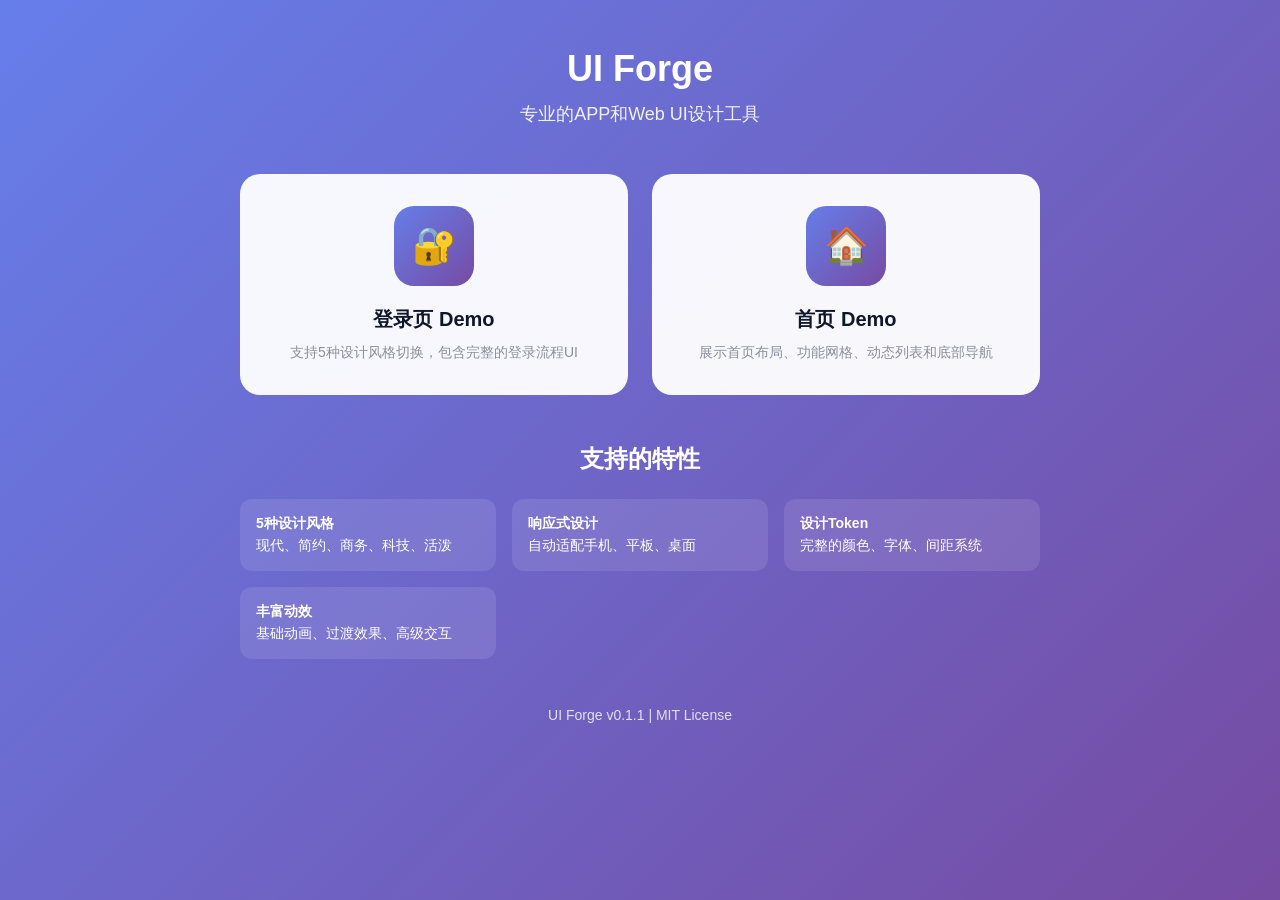
<file: demo/index.html>
<!DOCTYPE html>
<html lang="zh-CN">
<head>
    <meta charset="UTF-8">
    <meta name="viewport" content="width=device-width, initial-scale=1.0">
    <title>UI Forge - Demo</title>
    <style>
        :root {
            --primary-color: #667eea;
            --secondary-color: #764ba2;
            --neutral-100: #f1f5f9;
            --neutral-900: #0f172a;
            --font-family: -apple-system, BlinkMacSystemFont, 'SF Pro Display', 'Helvetica Neue', sans-serif;
        }

        * {
            margin: 0;
            padding: 0;
            box-sizing: border-box;
        }

        body {
            font-family: var(--font-family);
            min-height: 100vh;
            background: linear-gradient(135deg, var(--primary-color) 0%, var(--secondary-color) 100%);
            display: flex;
            flex-direction: column;
            align-items: center;
            padding: 48px 24px;
        }

        .header {
            text-align: center;
            color: white;
            margin-bottom: 48px;
        }

        .header h1 {
            font-size: 36px;
            font-weight: 700;
            margin-bottom: 12px;
        }

        .header p {
            font-size: 18px;
            opacity: 0.9;
        }

        .demo-grid {
            display: grid;
            grid-template-columns: repeat(auto-fit, minmax(300px, 1fr));
            gap: 24px;
            max-width: 800px;
            width: 100%;
        }

        .demo-card {
            background: rgba(255, 255, 255, 0.95);
            backdrop-filter: blur(20px);
            border-radius: 20px;
            padding: 32px;
            text-align: center;
            transition: all 0.3s ease;
            text-decoration: none;
            color: inherit;
        }

        .demo-card:hover {
            transform: translateY(-4px);
            box-shadow: 0 12px 40px rgba(0, 0, 0, 0.15);
        }

        .demo-icon {
            width: 80px;
            height: 80px;
            margin: 0 auto 20px;
            background: linear-gradient(135deg, var(--primary-color) 0%, var(--secondary-color) 100%);
            border-radius: 20px;
            display: flex;
            align-items: center;
            justify-content: center;
            font-size: 36px;
        }

        .demo-title {
            font-size: 20px;
            font-weight: 600;
            color: var(--neutral-900);
            margin-bottom: 8px;
        }

        .demo-desc {
            font-size: 14px;
            color: #8e8ea0;
            line-height: 1.6;
        }

        .features {
            margin-top: 48px;
            max-width: 800px;
            width: 100%;
        }

        .features h2 {
            color: white;
            font-size: 24px;
            text-align: center;
            margin-bottom: 24px;
        }

        .feature-list {
            display: grid;
            grid-template-columns: repeat(auto-fit, minmax(200px, 1fr));
            gap: 16px;
        }

        .feature-item {
            background: rgba(255, 255, 255, 0.1);
            border-radius: 12px;
            padding: 16px;
            color: white;
            font-size: 14px;
        }

        .feature-item strong {
            display: block;
            margin-bottom: 4px;
        }

        .footer {
            margin-top: 48px;
            color: white;
            opacity: 0.8;
            font-size: 14px;
        }

        @media (max-width: 767px) {
            .header h1 {
                font-size: 28px;
            }

            .header p {
                font-size: 16px;
            }

            .demo-grid {
                grid-template-columns: 1fr;
            }
        }
    </style>
</head>
<body>
    <div class="header">
        <h1>UI Forge</h1>
        <p>专业的APP和Web UI设计工具</p>
    </div>

    <div class="demo-grid">
        <a href="login-demo.html" class="demo-card">
            <div class="demo-icon">🔐</div>
            <h3 class="demo-title">登录页 Demo</h3>
            <p class="demo-desc">支持5种设计风格切换，包含完整的登录流程UI</p>
        </a>

        <a href="home-demo.html" class="demo-card">
            <div class="demo-icon">🏠</div>
            <h3 class="demo-title">首页 Demo</h3>
            <p class="demo-desc">展示首页布局、功能网格、动态列表和底部导航</p>
        </a>
    </div>

    <div class="features">
        <h2>支持的特性</h2>
        <div class="feature-list">
            <div class="feature-item">
                <strong>5种设计风格</strong>
                现代、简约、商务、科技、活泼
            </div>
            <div class="feature-item">
                <strong>响应式设计</strong>
                自动适配手机、平板、桌面
            </div>
            <div class="feature-item">
                <strong>设计Token</strong>
                完整的颜色、字体、间距系统
            </div>
            <div class="feature-item">
                <strong>丰富动效</strong>
                基础动画、过渡效果、高级交互
            </div>
        </div>
    </div>

    <div class="footer">
        <p>UI Forge v0.1.1 | MIT License</p>
    </div>
</body>
</html>
</file>
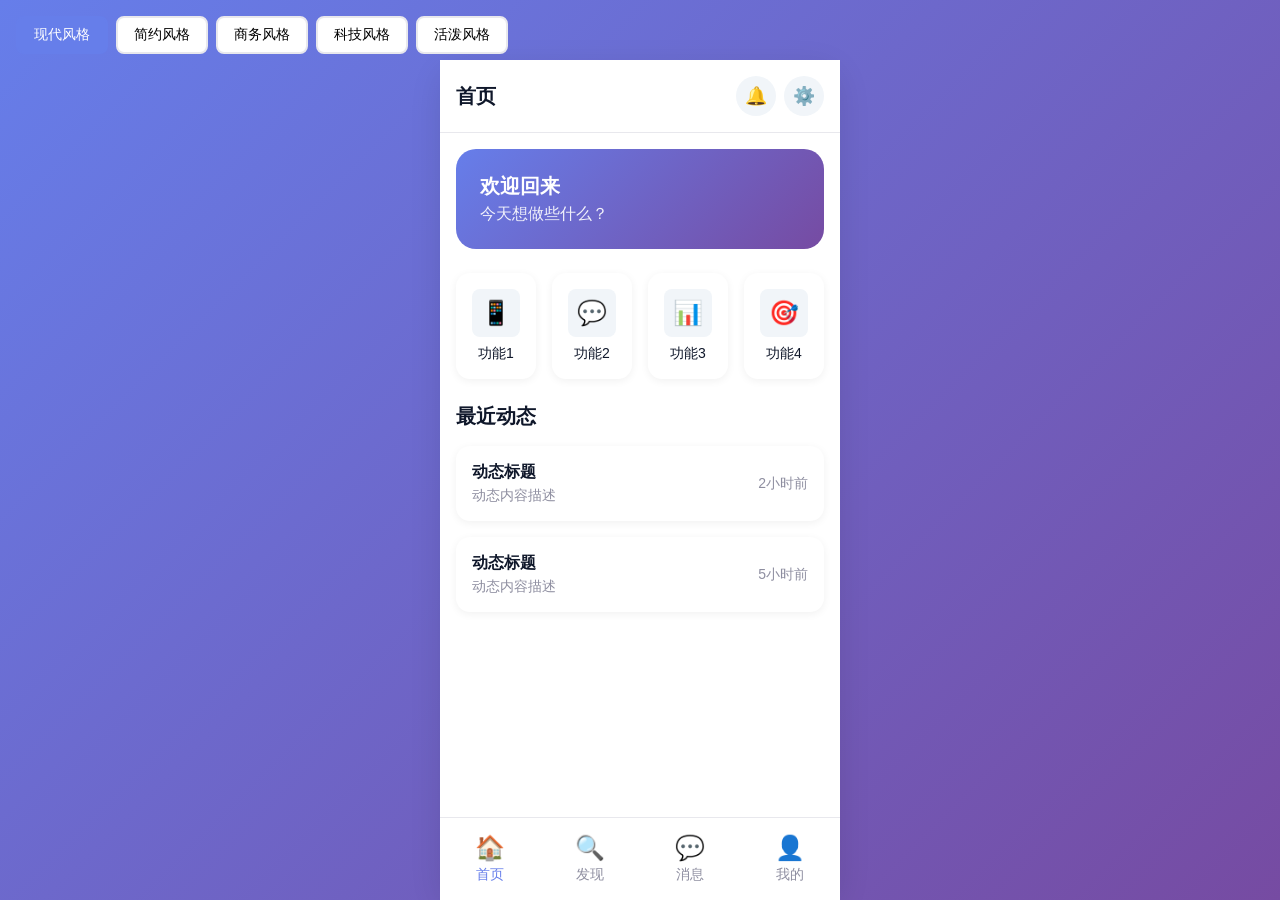
<file: demo/home-demo.html>
<!DOCTYPE html>
<html lang="zh-CN">
<head>
    <meta charset="UTF-8">
    <meta name="viewport" content="width=device-width, initial-scale=1.0">
    <title>首页 Demo - UI Forge</title>
    <style>
        /* 设计Token */
        :root {
            --primary-color: #667eea;
            --secondary-color: #764ba2;
            --neutral-50: #f8fafc;
            --neutral-100: #f1f5f9;
            --neutral-200: #e2e8f0;
            --neutral-900: #0f172a;
            --success-color: #22c55e;
            --warning-color: #f59e0b;
            --error-color: #ef4444;
            --font-family: -apple-system, BlinkMacSystemFont, 'SF Pro Display', 'Helvetica Neue', sans-serif;
            --font-size-h1: 24px;
            --font-size-h2: 20px;
            --font-size-body: 16px;
            --font-size-caption: 14px;
            --spacing-xs: 4px;
            --spacing-sm: 8px;
            --spacing-md: 16px;
            --spacing-lg: 24px;
            --spacing-xl: 32px;
            --spacing-xxl: 48px;
            --radius-sm: 8px;
            --radius-md: 14px;
            --radius-lg: 20px;
            --radius-xl: 24px;
            --shadow-sm: 0 2px 8px rgba(0, 0, 0, 0.06);
            --shadow-md: 0 4px 16px rgba(0, 0, 0, 0.08);
            --shadow-lg: 0 8px 32px rgba(0, 0, 0, 0.1);
        }

        * {
            margin: 0;
            padding: 0;
            box-sizing: border-box;
        }

        body {
            font-family: var(--font-family);
            min-height: 100vh;
            display: flex;
            flex-direction: column;
            background: var(--neutral-100);
        }

        /* 风格切换按钮 */
        .style-switcher {
            position: fixed;
            top: var(--spacing-md);
            left: var(--spacing-md);
            display: flex;
            gap: var(--spacing-sm);
            z-index: 100;
            flex-wrap: wrap;
        }

        .style-btn {
            padding: var(--spacing-sm) var(--spacing-md);
            border: 2px solid #e8e8ed;
            border-radius: var(--radius-sm);
            background: white;
            cursor: pointer;
            font-size: var(--font-size-caption);
            transition: all 0.2s ease;
        }

        .style-btn:hover {
            border-color: var(--primary-color);
        }

        .style-btn.active {
            background: var(--primary-color);
            color: white;
            border-color: var(--primary-color);
        }

        /* 主容器 */
        .home-container {
            flex: 1;
            max-width: 480px;
            margin: 0 auto;
            background: white;
            box-shadow: var(--shadow-lg);
            display: flex;
            flex-direction: column;
            animation: fadeIn 0.5s ease-out;
        }

        /* 现代风格 */
        body.style-modern {
            background: linear-gradient(135deg, var(--primary-color) 0%, var(--secondary-color) 100%);
        }

        body.style-modern .home-container {
            border-radius: var(--radius-xl);
            margin-top: 60px;
        }

        /* 简约风格 */
        body.style-minimalist {
            background: white;
        }

        body.style-minimalist .home-container {
            box-shadow: none;
            border: 1px solid #e8e8ed;
            border-radius: var(--radius-xl);
            margin-top: 60px;
        }

        /* 商务风格 */
        body.style-business {
            background: #f0f4f8;
        }

        body.style-business .home-container {
            border-radius: var(--radius-sm);
            margin-top: 60px;
        }

        /* 科技风格 */
        body.style-tech {
            background: #0a0a0f;
        }

        body.style-tech .home-container {
            background: #1a1a2e;
            border: 1px solid #2a2a3e;
            border-radius: var(--radius-xl);
            margin-top: 60px;
        }

        body.style-tech .header {
            background: #1a1a2e;
            border-bottom: 1px solid #2a2a3e;
        }

        body.style-tech .feature-item {
            background: #0d0d15;
            border: 1px solid #2a2a3e;
        }

        body.style-tech .card {
            background: #0d0d15;
            border: 1px solid #2a2a3e;
        }

        body.style-tech .tab-bar {
            background: #1a1a2e;
            border-top: 1px solid #2a2a3e;
        }

        /* 活泼风格 */
        body.style-playful {
            background: linear-gradient(135deg, #ff9a9e 0%, #fecfef 100%);
        }

        body.style-playful .home-container {
            border-radius: 32px;
            margin-top: 60px;
        }

        /* 头部 */
        .header {
            display: flex;
            justify-content: space-between;
            align-items: center;
            padding: var(--spacing-md);
            background: white;
            border-bottom: 1px solid #e8e8ed;
        }

        .header h1 {
            font-size: var(--font-size-h2);
            font-weight: 600;
            color: var(--neutral-900);
        }

        .header-actions {
            display: flex;
            gap: var(--spacing-sm);
        }

        .icon-btn {
            width: 40px;
            height: 40px;
            border: none;
            background: var(--neutral-100);
            border-radius: 50%;
            cursor: pointer;
            font-size: 18px;
            transition: all 0.2s ease;
        }

        .icon-btn:hover {
            background: var(--neutral-200);
        }

        /* 内容区域 */
        .content {
            flex: 1;
            padding: var(--spacing-md);
            overflow-y: auto;
        }

        .welcome-card {
            background: linear-gradient(135deg, var(--primary-color) 0%, var(--secondary-color) 100%);
            border-radius: var(--radius-lg);
            padding: var(--spacing-lg);
            color: white;
            margin-bottom: var(--spacing-lg);
        }

        .welcome-card h2 {
            font-size: var(--font-size-h2);
            margin-bottom: var(--spacing-xs);
        }

        .welcome-card p {
            font-size: var(--font-size-body);
            opacity: 0.9;
        }

        .feature-grid {
            display: grid;
            grid-template-columns: repeat(4, 1fr);
            gap: var(--spacing-md);
            margin-bottom: var(--spacing-lg);
        }

        .feature-item {
            display: flex;
            flex-direction: column;
            align-items: center;
            gap: var(--spacing-sm);
            padding: var(--spacing-md);
            background: white;
            border-radius: var(--radius-md);
            box-shadow: var(--shadow-sm);
            cursor: pointer;
            transition: all 0.2s ease;
        }

        .feature-item:hover {
            transform: translateY(-2px);
            box-shadow: var(--shadow-md);
        }

        .feature-icon {
            width: 48px;
            height: 48px;
            display: flex;
            align-items: center;
            justify-content: center;
            background: var(--neutral-100);
            border-radius: var(--radius-sm);
            font-size: 24px;
        }

        .feature-name {
            font-size: var(--font-size-caption);
            color: var(--neutral-900);
            font-weight: 500;
        }

        .section {
            margin-bottom: var(--spacing-lg);
        }

        .section-title {
            font-size: var(--font-size-h2);
            font-weight: 600;
            color: var(--neutral-900);
            margin-bottom: var(--spacing-md);
        }

        .card-list {
            display: flex;
            flex-direction: column;
            gap: var(--spacing-md);
        }

        .card {
            background: white;
            border-radius: var(--radius-md);
            padding: var(--spacing-md);
            box-shadow: var(--shadow-sm);
            display: flex;
            justify-content: space-between;
            align-items: center;
            cursor: pointer;
            transition: all 0.2s ease;
        }

        .card:hover {
            transform: translateY(-2px);
            box-shadow: var(--shadow-md);
        }

        .card-content h4 {
            font-size: var(--font-size-body);
            font-weight: 600;
            color: var(--neutral-900);
            margin-bottom: var(--spacing-xs);
        }

        .card-content p {
            font-size: var(--font-size-caption);
            color: #8e8ea0;
        }

        .card-meta {
            font-size: var(--font-size-caption);
            color: #8e8ea0;
            flex-shrink: 0;
        }

        /* 底部导航 */
        .tab-bar {
            display: flex;
            justify-content: space-around;
            padding: var(--spacing-sm) 0;
            background: white;
            border-top: 1px solid #e8e8ed;
        }

        .tab-item {
            display: flex;
            flex-direction: column;
            align-items: center;
            gap: var(--spacing-xs);
            padding: var(--spacing-sm);
            text-decoration: none;
            color: #8e8ea0;
            transition: all 0.2s ease;
        }

        .tab-item.active {
            color: var(--primary-color);
        }

        .tab-icon {
            font-size: 24px;
        }

        .tab-name {
            font-size: var(--font-size-caption);
        }

        /* 动画 */
        @keyframes fadeIn {
            from { opacity: 0; transform: translateY(20px); }
            to { opacity: 1; transform: translateY(0); }
        }

        /* 响应式 */
        @media (max-width: 767px) {
            body {
                padding: 0;
            }

            .style-switcher {
                position: relative;
                top: 0;
                left: 0;
                justify-content: center;
                padding: var(--spacing-md);
                background: white;
                border-bottom: 1px solid #e8e8ed;
            }

            .home-container {
                max-width: 100%;
                border-radius: 0;
                margin-top: 0;
            }
        }

        @media (min-width: 768px) and (max-width: 1023px) {
            .home-container {
                max-width: 480px;
                margin-top: 60px;
            }
        }

        @media (min-width: 1024px) {
            .home-container {
                max-width: 420px;
                margin-top: 60px;
            }
        }
    </style>
</head>
<body class="style-modern">
    <div class="style-switcher">
        <button class="style-btn active" onclick="switchStyle('modern')">现代风格</button>
        <button class="style-btn" onclick="switchStyle('minimalist')">简约风格</button>
        <button class="style-btn" onclick="switchStyle('business')">商务风格</button>
        <button class="style-btn" onclick="switchStyle('tech')">科技风格</button>
        <button class="style-btn" onclick="switchStyle('playful')">活泼风格</button>
    </div>

    <div class="home-container">
        <header class="header">
            <h1>首页</h1>
            <div class="header-actions">
                <button class="icon-btn">🔔</button>
                <button class="icon-btn">⚙️</button>
            </div>
        </header>

        <main class="content">
            <div class="welcome-card">
                <h2>欢迎回来</h2>
                <p>今天想做些什么？</p>
            </div>

            <div class="feature-grid">
                <div class="feature-item">
                    <div class="feature-icon">📱</div>
                    <span class="feature-name">功能1</span>
                </div>
                <div class="feature-item">
                    <div class="feature-icon">💬</div>
                    <span class="feature-name">功能2</span>
                </div>
                <div class="feature-item">
                    <div class="feature-icon">📊</div>
                    <span class="feature-name">功能3</span>
                </div>
                <div class="feature-item">
                    <div class="feature-icon">🎯</div>
                    <span class="feature-name">功能4</span>
                </div>
            </div>

            <div class="section">
                <h3 class="section-title">最近动态</h3>
                <div class="card-list">
                    <div class="card">
                        <div class="card-content">
                            <h4>动态标题</h4>
                            <p>动态内容描述</p>
                        </div>
                        <div class="card-meta">2小时前</div>
                    </div>
                    <div class="card">
                        <div class="card-content">
                            <h4>动态标题</h4>
                            <p>动态内容描述</p>
                        </div>
                        <div class="card-meta">5小时前</div>
                    </div>
                </div>
            </div>
        </main>

        <nav class="tab-bar">
            <a href="#" class="tab-item active">
                <span class="tab-icon">🏠</span>
                <span class="tab-name">首页</span>
            </a>
            <a href="#" class="tab-item">
                <span class="tab-icon">🔍</span>
                <span class="tab-name">发现</span>
            </a>
            <a href="#" class="tab-item">
                <span class="tab-icon">💬</span>
                <span class="tab-name">消息</span>
            </a>
            <a href="#" class="tab-item">
                <span class="tab-icon">👤</span>
                <span class="tab-name">我的</span>
            </a>
        </nav>
    </div>

    <script>
        function switchStyle(style) {
            document.body.className = 'style-' + style;
            document.querySelectorAll('.style-btn').forEach(btn => {
                btn.classList.remove('active');
            });
            event.target.classList.add('active');
        }
    </script>
</body>
</html>
</file>
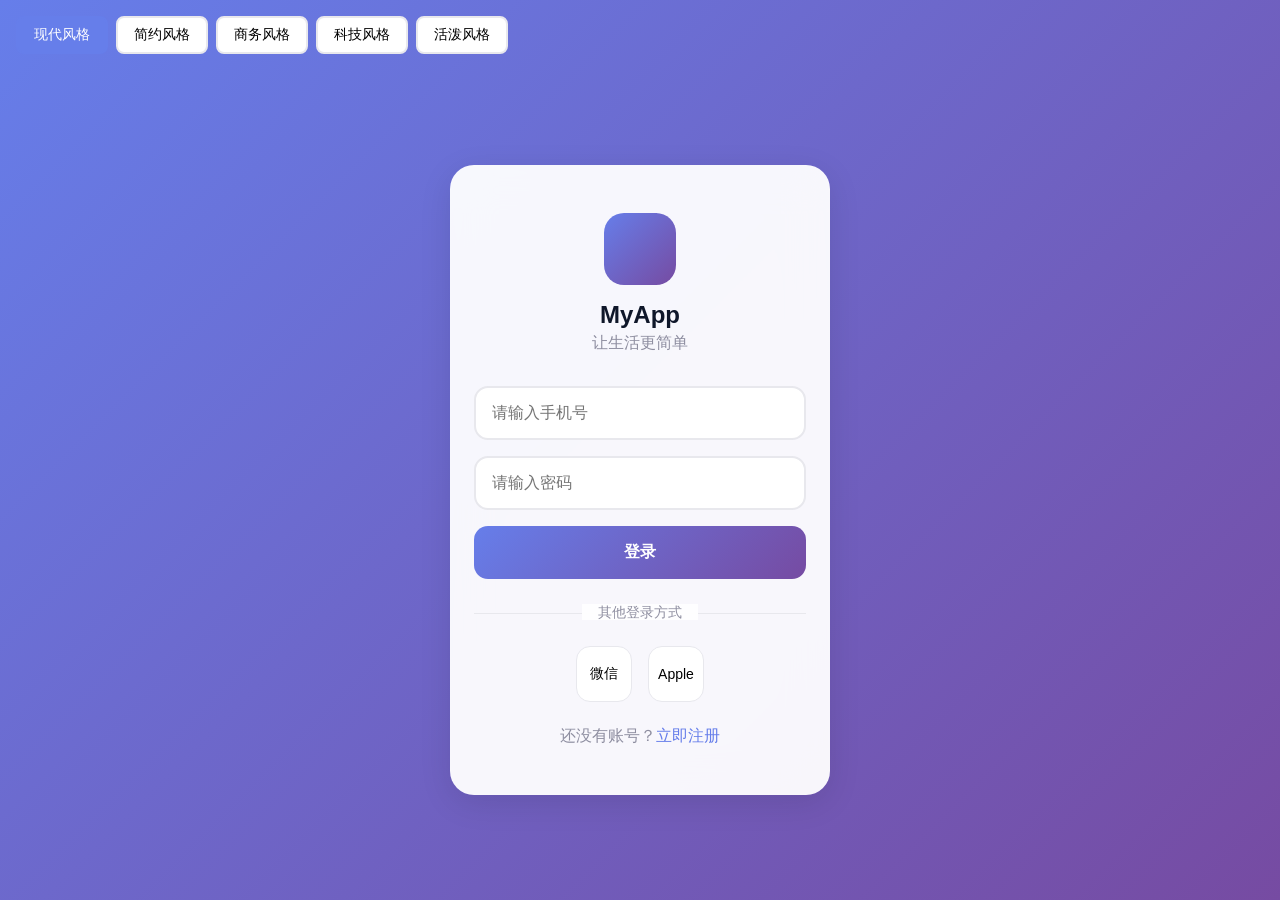
<file: demo/login-demo.html>
<!DOCTYPE html>
<html lang="zh-CN">
<head>
    <meta charset="UTF-8">
    <meta name="viewport" content="width=device-width, initial-scale=1.0">
    <title>登录页 Demo - UI Forge</title>
    <style>
        /* 设计Token */
        :root {
            --primary-color: #667eea;
            --secondary-color: #764ba2;
            --neutral-50: #f8fafc;
            --neutral-100: #f1f5f9;
            --neutral-900: #0f172a;
            --success-color: #22c55e;
            --warning-color: #f59e0b;
            --error-color: #ef4444;
            --font-family: -apple-system, BlinkMacSystemFont, 'SF Pro Display', 'Helvetica Neue', sans-serif;
            --font-size-h1: 24px;
            --font-size-h2: 20px;
            --font-size-body: 16px;
            --font-size-caption: 14px;
            --spacing-xs: 4px;
            --spacing-sm: 8px;
            --spacing-md: 16px;
            --spacing-lg: 24px;
            --spacing-xl: 32px;
            --spacing-xxl: 48px;
            --radius-sm: 8px;
            --radius-md: 14px;
            --radius-lg: 20px;
            --radius-xl: 24px;
            --shadow-sm: 0 2px 8px rgba(0, 0, 0, 0.06);
            --shadow-md: 0 4px 16px rgba(0, 0, 0, 0.08);
            --shadow-lg: 0 8px 32px rgba(0, 0, 0, 0.1);
        }

        * {
            margin: 0;
            padding: 0;
            box-sizing: border-box;
        }

        body {
            font-family: var(--font-family);
            min-height: 100vh;
            display: flex;
            flex-direction: column;
            padding: var(--spacing-md);
            background: var(--neutral-100);
        }

        /* 风格切换按钮 */
        .style-switcher {
            position: fixed;
            top: var(--spacing-md);
            left: var(--spacing-md);
            display: flex;
            gap: var(--spacing-sm);
            z-index: 100;
            flex-wrap: wrap;
        }

        .style-btn {
            padding: var(--spacing-sm) var(--spacing-md);
            border: 2px solid #e8e8ed;
            border-radius: var(--radius-sm);
            background: white;
            cursor: pointer;
            font-size: var(--font-size-caption);
            transition: all 0.2s ease;
        }

        .style-btn:hover {
            border-color: var(--primary-color);
        }

        .style-btn.active {
            background: var(--primary-color);
            color: white;
            border-color: var(--primary-color);
        }

        /* 展示区域 */
        .demo-wrapper {
            flex: 1;
            display: flex;
            justify-content: center;
            align-items: center;
            padding-top: 60px;
        }

        .login-container {
            width: 100%;
            max-width: 380px;
            background: white;
            border-radius: var(--radius-xl);
            padding: var(--spacing-xxl) var(--spacing-lg);
            box-shadow: var(--shadow-lg);
            animation: fadeIn 0.5s ease-out;
        }

        /* 现代风格 */
        body.style-modern {
            background: linear-gradient(135deg, var(--primary-color) 0%, var(--secondary-color) 100%);
        }

        body.style-modern .login-container {
            background: rgba(255, 255, 255, 0.95);
            backdrop-filter: blur(20px);
        }

        /* 简约风格 */
        body.style-minimalist {
            background: white;
        }

        body.style-minimalist .login-container {
            box-shadow: none;
            border: 1px solid #e8e8ed;
        }

        /* 商务风格 */
        body.style-business {
            background: #f0f4f8;
        }

        body.style-business .login-container {
            border-radius: var(--radius-sm);
        }

        body.style-business .login-btn {
            background: #2563eb;
            border-radius: var(--radius-sm);
        }

        /* 科技风格 */
        body.style-tech {
            background: #0a0a0f;
        }

        body.style-tech .login-container {
            background: #1a1a2e;
            border: 1px solid #2a2a3e;
        }

        body.style-tech .input-field {
            background: #0d0d15;
            border-color: #2a2a3e;
            color: white;
        }

        body.style-tech .login-btn {
            background: linear-gradient(135deg, #00d4ff 0%, #7b2cbf 100%);
            box-shadow: 0 0 20px rgba(0, 212, 255, 0.3);
        }

        /* 活泼风格 */
        body.style-playful {
            background: linear-gradient(135deg, #ff9a9e 0%, #fecfef 100%);
        }

        body.style-playful .login-container {
            border-radius: 32px;
        }

        body.style-playful .login-btn {
            background: linear-gradient(135deg, #ff6b6b 0%, #feca57 100%);
            border-radius: 20px;
        }

        /* Logo区域 */
        .logo-section {
            text-align: center;
            margin-bottom: var(--spacing-xl);
        }

        .logo {
            width: 72px;
            height: 72px;
            margin: 0 auto var(--spacing-md);
            background: linear-gradient(135deg, var(--primary-color) 0%, var(--secondary-color) 100%);
            border-radius: var(--radius-lg);
        }

        .app-name {
            font-size: var(--font-size-h1);
            font-weight: bold;
            color: var(--neutral-900);
            margin-bottom: var(--spacing-xs);
        }

        .app-slogan {
            font-size: var(--font-size-body);
            color: #8e8ea0;
        }

        /* 表单 */
        .login-form {
            margin-bottom: var(--spacing-lg);
        }

        .input-group {
            margin-bottom: var(--spacing-md);
        }

        .input-field {
            width: 100%;
            padding: var(--spacing-md);
            border: 2px solid #e8e8ed;
            border-radius: var(--radius-md);
            font-size: var(--font-size-body);
            transition: all 0.2s ease;
            outline: none;
        }

        .input-field:focus {
            border-color: var(--primary-color);
            box-shadow: 0 0 0 4px rgba(102, 126, 234, 0.1);
        }

        /* 按钮 */
        .login-btn {
            width: 100%;
            padding: var(--spacing-md);
            background: linear-gradient(135deg, var(--primary-color) 0%, var(--secondary-color) 100%);
            border: none;
            border-radius: var(--radius-md);
            font-size: var(--font-size-body);
            font-weight: 600;
            color: white;
            cursor: pointer;
            transition: all 0.3s ease;
        }

        .login-btn:hover {
            transform: translateY(-2px);
            box-shadow: 0 6px 20px rgba(102, 126, 234, 0.4);
        }

        .login-btn:active {
            animation: pulse 0.2s ease;
        }

        /* 分割线 */
        .divider {
            text-align: center;
            margin: var(--spacing-lg) 0;
            position: relative;
        }

        .divider::before {
            content: '';
            position: absolute;
            top: 50%;
            left: 0;
            right: 0;
            height: 1px;
            background: #e8e8ed;
        }

        .divider span {
            background: white;
            padding: 0 var(--spacing-md);
            color: #8e8ea0;
            font-size: var(--font-size-caption);
            position: relative;
        }

        body.style-modern .divider span {
            background: rgba(255, 255, 255, 0.95);
        }

        body.style-tech .divider span {
            background: #1a1a2e;
        }

        /* 社交登录 */
        .social-login {
            display: flex;
            justify-content: center;
            gap: var(--spacing-md);
            margin-bottom: var(--spacing-lg);
        }

        .social-btn {
            width: 56px;
            height: 56px;
            border-radius: var(--radius-md);
            border: 1.5px solid #e8e8ed;
            background: white;
            cursor: pointer;
            font-size: var(--font-size-caption);
            transition: all 0.2s ease;
            display: flex;
            align-items: center;
            justify-content: center;
        }

        .social-btn:hover {
            border-color: var(--primary-color);
        }

        body.style-tech .social-btn {
            background: #0d0d15;
            border-color: #2a2a3e;
            color: white;
        }

        /* 注册入口 */
        .register-section {
            text-align: center;
            font-size: var(--font-size-body);
            color: #8e8ea0;
        }

        .register-section a {
            color: var(--primary-color);
            text-decoration: none;
            font-weight: 500;
        }

        /* 动画 */
        @keyframes fadeIn {
            from { opacity: 0; transform: translateY(20px); }
            to { opacity: 1; transform: translateY(0); }
        }

        @keyframes pulse {
            0%, 100% { transform: scale(1); }
            50% { transform: scale(1.05); }
        }

        /* 响应式 */
        @media (max-width: 767px) {
            body {
                padding: 0;
            }

            .style-switcher {
                position: relative;
                top: 0;
                left: 0;
                justify-content: center;
                padding: var(--spacing-md);
                background: white;
                border-bottom: 1px solid #e8e8ed;
            }

            .demo-wrapper {
                padding-top: 0;
            }

            .login-container {
                max-width: 100%;
                min-height: 100vh;
                border-radius: 0;
                padding: var(--spacing-lg) var(--spacing-md);
            }
        }
    </style>
</head>
<body class="style-modern">
    <div class="style-switcher">
        <button class="style-btn active" onclick="switchStyle('modern')">现代风格</button>
        <button class="style-btn" onclick="switchStyle('minimalist')">简约风格</button>
        <button class="style-btn" onclick="switchStyle('business')">商务风格</button>
        <button class="style-btn" onclick="switchStyle('tech')">科技风格</button>
        <button class="style-btn" onclick="switchStyle('playful')">活泼风格</button>
    </div>

    <div class="demo-wrapper">
        <div class="login-container">
            <div class="logo-section">
                <div class="logo"></div>
                <h1 class="app-name">MyApp</h1>
                <p class="app-slogan">让生活更简单</p>
            </div>

            <form class="login-form">
                <div class="input-group">
                    <input type="tel" placeholder="请输入手机号" class="input-field">
                </div>
                <div class="input-group">
                    <input type="password" placeholder="请输入密码" class="input-field">
                </div>
                <button type="submit" class="login-btn">登录</button>
            </form>

            <div class="divider"><span>其他登录方式</span></div>

            <div class="social-login">
                <button class="social-btn wechat">微信</button>
                <button class="social-btn apple">Apple</button>
            </div>

            <div class="register-section">
                <span>还没有账号？</span><a href="#">立即注册</a>
            </div>
        </div>
    </div>

    <script>
        function switchStyle(style) {
            document.body.className = 'style-' + style;
            document.querySelectorAll('.style-btn').forEach(btn => {
                btn.classList.remove('active');
            });
            event.target.classList.add('active');
        }
    </script>
</body>
</html>
</file>
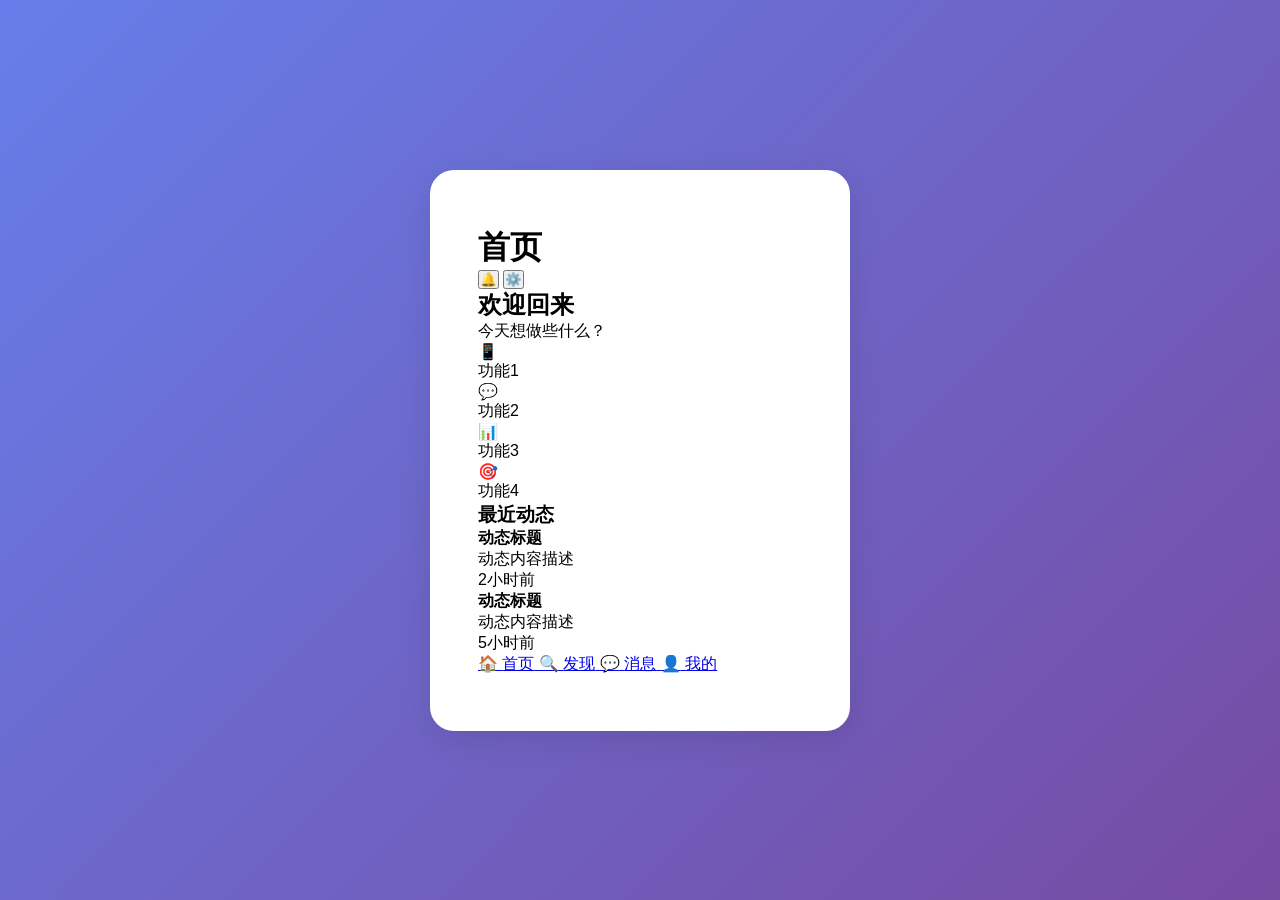
<file: templates/home.html>
<!DOCTYPE html>
<html lang="zh-CN">
<head>
    <meta charset="UTF-8">
    <meta name="viewport" content="width=device-width, initial-scale=1.0">
    <title>首页</title>
    <link rel="stylesheet" href="style.css">
</head>
<body class="style-modern">
    <div class="home-container">
        <header class="header">
            <h1>首页</h1>
            <div class="header-actions">
                <button class="icon-btn">🔔</button>
                <button class="icon-btn">⚙️</button>
            </div>
        </header>

        <main class="content">
            <div class="welcome-card">
                <h2>欢迎回来</h2>
                <p>今天想做些什么？</p>
            </div>

            <div class="feature-grid">
                <div class="feature-item">
                    <div class="feature-icon">📱</div>
                    <span class="feature-name">功能1</span>
                </div>
                <div class="feature-item">
                    <div class="feature-icon">💬</div>
                    <span class="feature-name">功能2</span>
                </div>
                <div class="feature-item">
                    <div class="feature-icon">📊</div>
                    <span class="feature-name">功能3</span>
                </div>
                <div class="feature-item">
                    <div class="feature-icon">🎯</div>
                    <span class="feature-name">功能4</span>
                </div>
            </div>

            <div class="section">
                <h3 class="section-title">最近动态</h3>
                <div class="card-list">
                    <div class="card">
                        <div class="card-content">
                            <h4>动态标题</h4>
                            <p>动态内容描述</p>
                        </div>
                        <div class="card-meta">2小时前</div>
                    </div>
                    <div class="card">
                        <div class="card-content">
                            <h4>动态标题</h4>
                            <p>动态内容描述</p>
                        </div>
                        <div class="card-meta">5小时前</div>
                    </div>
                </div>
            </div>
        </main>

        <nav class="tab-bar">
            <a href="#" class="tab-item active">
                <span class="tab-icon">🏠</span>
                <span class="tab-name">首页</span>
            </a>
            <a href="#" class="tab-item">
                <span class="tab-icon">🔍</span>
                <span class="tab-name">发现</span>
            </a>
            <a href="#" class="tab-item">
                <span class="tab-icon">💬</span>
                <span class="tab-name">消息</span>
            </a>
            <a href="#" class="tab-item">
                <span class="tab-icon">👤</span>
                <span class="tab-name">我的</span>
            </a>
        </nav>
    </div>
</body>
</html>
</file>
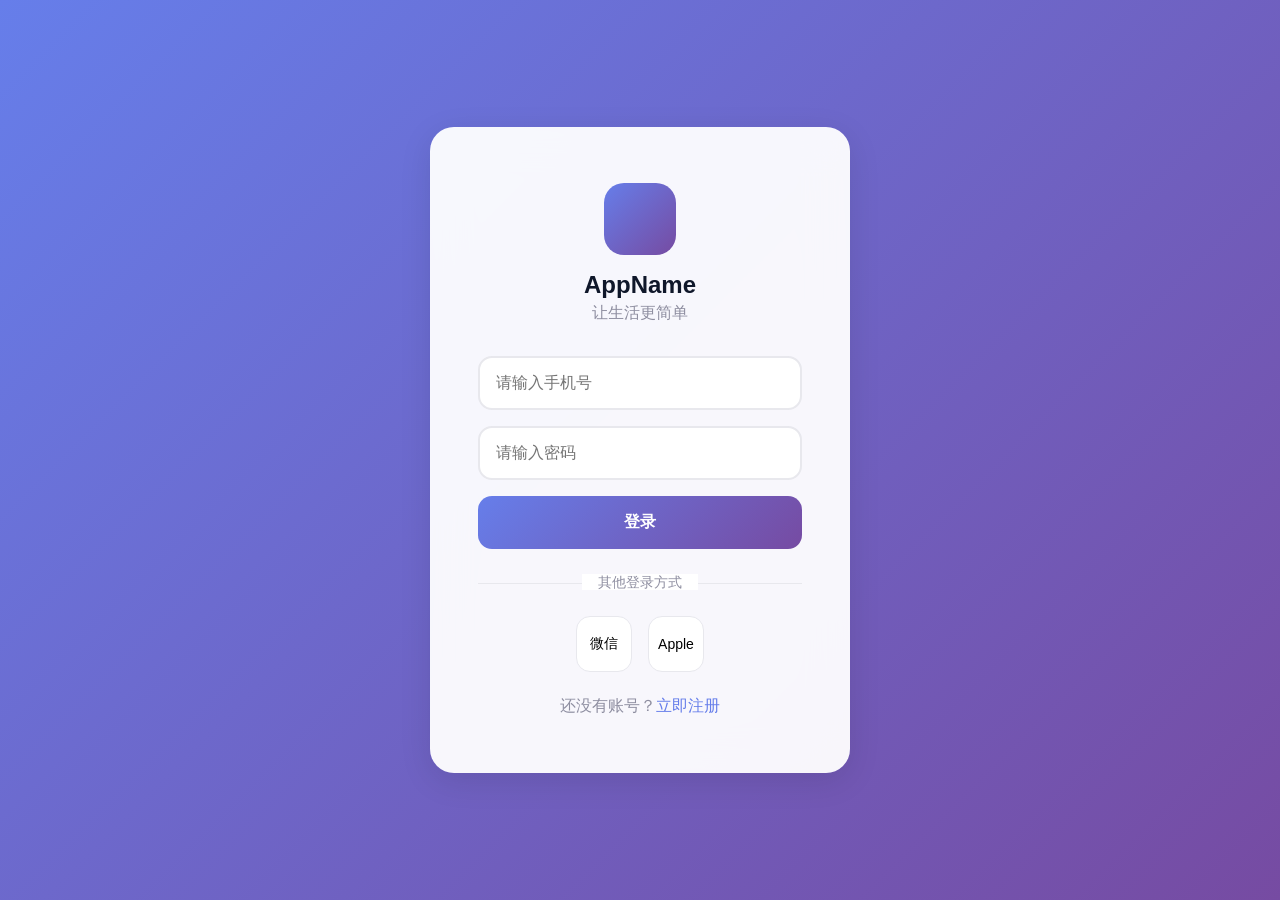
<file: templates/login.html>
<!DOCTYPE html>
<html lang="zh-CN">
<head>
    <meta charset="UTF-8">
    <meta name="viewport" content="width=device-width, initial-scale=1.0">
    <title>登录</title>
    <link rel="stylesheet" href="style.css">
</head>
<body class="style-modern">
    <div class="login-container">
        <div class="logo-section">
            <div class="logo"></div>
            <h1 class="app-name">AppName</h1>
            <p class="app-slogan">让生活更简单</p>
        </div>

        <form class="login-form">
            <div class="input-group">
                <input type="tel" placeholder="请输入手机号" class="input-field">
            </div>
            <div class="input-group">
                <input type="password" placeholder="请输入密码" class="input-field">
            </div>
            <button type="submit" class="login-btn">登录</button>
        </form>

        <div class="divider"><span>其他登录方式</span></div>

        <div class="social-login">
            <button class="social-btn wechat">微信</button>
            <button class="social-btn apple">Apple</button>
        </div>

        <div class="register-section">
            <span>还没有账号？</span><a href="#">立即注册</a>
        </div>
    </div>
</body>
</html>
</file>
<file: templates/style.css>
/* 设计Token */
:root {
    /* 颜色 */
    --primary-color: #667eea;
    --secondary-color: #764ba2;
    --neutral-50: #f8fafc;
    --neutral-100: #f1f5f9;
    --neutral-900: #0f172a;
    --success-color: #22c55e;
    --warning-color: #f59e0b;
    --error-color: #ef4444;

    /* 字体 */
    --font-family: -apple-system, BlinkMacSystemFont, 'SF Pro Display', 'Helvetica Neue', sans-serif;
    --font-size-h1: 24px;
    --font-size-h2: 20px;
    --font-size-body: 16px;
    --font-size-caption: 14px;

    /* 间距 */
    --spacing-xs: 4px;
    --spacing-sm: 8px;
    --spacing-md: 16px;
    --spacing-lg: 24px;
    --spacing-xl: 32px;
    --spacing-xxl: 48px;

    /* 圆角 */
    --radius-sm: 8px;
    --radius-md: 14px;
    --radius-lg: 20px;
    --radius-xl: 24px;

    /* 阴影 */
    --shadow-sm: 0 2px 8px rgba(0, 0, 0, 0.06);
    --shadow-md: 0 4px 16px rgba(0, 0, 0, 0.08);
    --shadow-lg: 0 8px 32px rgba(0, 0, 0, 0.1);
}

/* 基础样式 */
* {
    margin: 0;
    padding: 0;
    box-sizing: border-box;
}

body {
    font-family: var(--font-family);
    min-height: 100vh;
    display: flex;
    justify-content: center;
    align-items: center;
    padding: var(--spacing-md);
    background: var(--neutral-100);
}

/* 现代风格 */
body.style-modern {
    background: linear-gradient(135deg, var(--primary-color) 0%, var(--secondary-color) 100%);
}

/* 简约风格 */
body.style-minimalist {
    background: white;
}

/* 商务风格 */
body.style-business {
    background: #f0f4f8;
}

/* 科技风格 */
body.style-tech {
    background: #0a0a0f;
}

/* 活泼风格 */
body.style-playful {
    background: linear-gradient(135deg, #ff9a9e 0%, #fecfef 100%);
}

/* 容器 */
.login-container,
.register-container,
.home-container,
.profile-container,
.list-container,
.detail-container {
    width: 100%;
    max-width: 380px;
    background: white;
    border-radius: var(--radius-xl);
    padding: var(--spacing-xxl) var(--spacing-lg);
    box-shadow: var(--shadow-lg);
}

/* 现代风格容器 */
body.style-modern .login-container,
body.style-modern .register-container {
    background: rgba(255, 255, 255, 0.95);
    backdrop-filter: blur(20px);
}

/* 简约风格容器 */
body.style-minimalist .login-container,
body.style-minimalist .register-container {
    box-shadow: none;
    border: 1px solid #e8e8ed;
}

/* 商务风格容器 */
body.style-business .login-container,
body.style-business .register-container {
    border-radius: var(--radius-sm);
}

/* 科技风格容器 */
body.style-tech .login-container,
body.style-tech .register-container {
    background: #1a1a2e;
    border: 1px solid #2a2a3e;
}

/* 活泼风格容器 */
body.style-playful .login-container,
body.style-playful .register-container {
    border-radius: 32px;
}

/* Logo区域 */
.logo-section {
    text-align: center;
    margin-bottom: var(--spacing-xl);
}

.logo {
    width: 72px;
    height: 72px;
    margin: 0 auto var(--spacing-md);
    background: linear-gradient(135deg, var(--primary-color) 0%, var(--secondary-color) 100%);
    border-radius: var(--radius-lg);
}

.app-name {
    font-size: var(--font-size-h1);
    font-weight: bold;
    color: var(--neutral-900);
    margin-bottom: var(--spacing-xs);
}

.app-slogan {
    font-size: var(--font-size-body);
    color: #8e8ea0;
}

/* 表单 */
.login-form,
.register-form {
    margin-bottom: var(--spacing-lg);
}

.input-group {
    margin-bottom: var(--spacing-md);
}

.input-field {
    width: 100%;
    padding: var(--spacing-md);
    border: 2px solid #e8e8ed;
    border-radius: var(--radius-md);
    font-size: var(--font-size-body);
    transition: all 0.2s ease;
    outline: none;
}

.input-field:focus {
    border-color: var(--primary-color);
    box-shadow: 0 0 0 4px rgba(102, 126, 234, 0.1);
}

/* 科技风格输入框 */
body.style-tech .input-field {
    background: #0d0d15;
    border-color: #2a2a3e;
    color: white;
}

/* 按钮 */
.login-btn,
.register-btn {
    width: 100%;
    padding: var(--spacing-md);
    background: linear-gradient(135deg, var(--primary-color) 0%, var(--secondary-color) 100%);
    border: none;
    border-radius: var(--radius-md);
    font-size: var(--font-size-body);
    font-weight: 600;
    color: white;
    cursor: pointer;
    transition: all 0.3s ease;
}

.login-btn:hover,
.register-btn:hover {
    transform: translateY(-2px);
    box-shadow: 0 6px 20px rgba(102, 126, 234, 0.4);
}

.login-btn:active,
.register-btn:active {
    animation: pulse 0.2s ease;
}

/* 商务风格按钮 */
body.style-business .login-btn,
body.style-business .register-btn {
    background: #2563eb;
    border-radius: var(--radius-sm);
}

/* 科技风格按钮 */
body.style-tech .login-btn,
body.style-tech .register-btn {
    background: linear-gradient(135deg, #00d4ff 0%, #7b2cbf 100%);
    box-shadow: 0 0 20px rgba(0, 212, 255, 0.3);
}

/* 活泼风格按钮 */
body.style-playful .login-btn,
body.style-playful .register-btn {
    background: linear-gradient(135deg, #ff6b6b 0%, #feca57 100%);
    border-radius: 20px;
}

/* 分割线 */
.divider {
    text-align: center;
    margin: var(--spacing-lg) 0;
    position: relative;
}

.divider::before {
    content: '';
    position: absolute;
    top: 50%;
    left: 0;
    right: 0;
    height: 1px;
    background: #e8e8ed;
}

.divider span {
    background: white;
    padding: 0 var(--spacing-md);
    color: #8e8ea0;
    font-size: var(--font-size-caption);
    position: relative;
}

/* 社交登录 */
.social-login {
    display: flex;
    justify-content: center;
    gap: var(--spacing-md);
    margin-bottom: var(--spacing-lg);
}

.social-btn {
    width: 56px;
    height: 56px;
    border-radius: var(--radius-md);
    border: 1.5px solid #e8e8ed;
    background: white;
    cursor: pointer;
    font-size: var(--font-size-caption);
    transition: all 0.2s ease;
}

.social-btn:hover {
    border-color: var(--primary-color);
}

/* 注册入口 */
.register-section {
    text-align: center;
    font-size: var(--font-size-body);
    color: #8e8ea0;
}

.register-section a {
    color: var(--primary-color);
    text-decoration: none;
    font-weight: 500;
}

/* 动画 */
@keyframes fadeIn {
    from { opacity: 0; transform: translateY(20px); }
    to { opacity: 1; transform: translateY(0); }
}

@keyframes pulse {
    0%, 100% { transform: scale(1); }
    50% { transform: scale(1.05); }
}

.login-container,
.register-container {
    animation: fadeIn 0.5s ease-out;
}

/* 响应式 */
@media (max-width: 767px) {
    body {
        padding: 0;
    }

    .login-container,
    .register-container,
    .home-container,
    .profile-container,
    .list-container,
    .detail-container {
        max-width: 100%;
        min-height: 100vh;
        border-radius: 0;
        padding: var(--spacing-lg) var(--spacing-md);
    }
}

@media (min-width: 768px) and (max-width: 1023px) {
    .login-container,
    .register-container,
    .home-container,
    .profile-container,
    .list-container,
    .detail-container {
        max-width: 480px;
        padding: var(--spacing-xxl) var(--spacing-xl);
    }
}

@media (min-width: 1024px) {
    .login-container,
    .register-container,
    .home-container,
    .profile-container,
    .list-container,
    .detail-container {
        max-width: 420px;
        padding: 56px 48px;
    }
}
</file>
